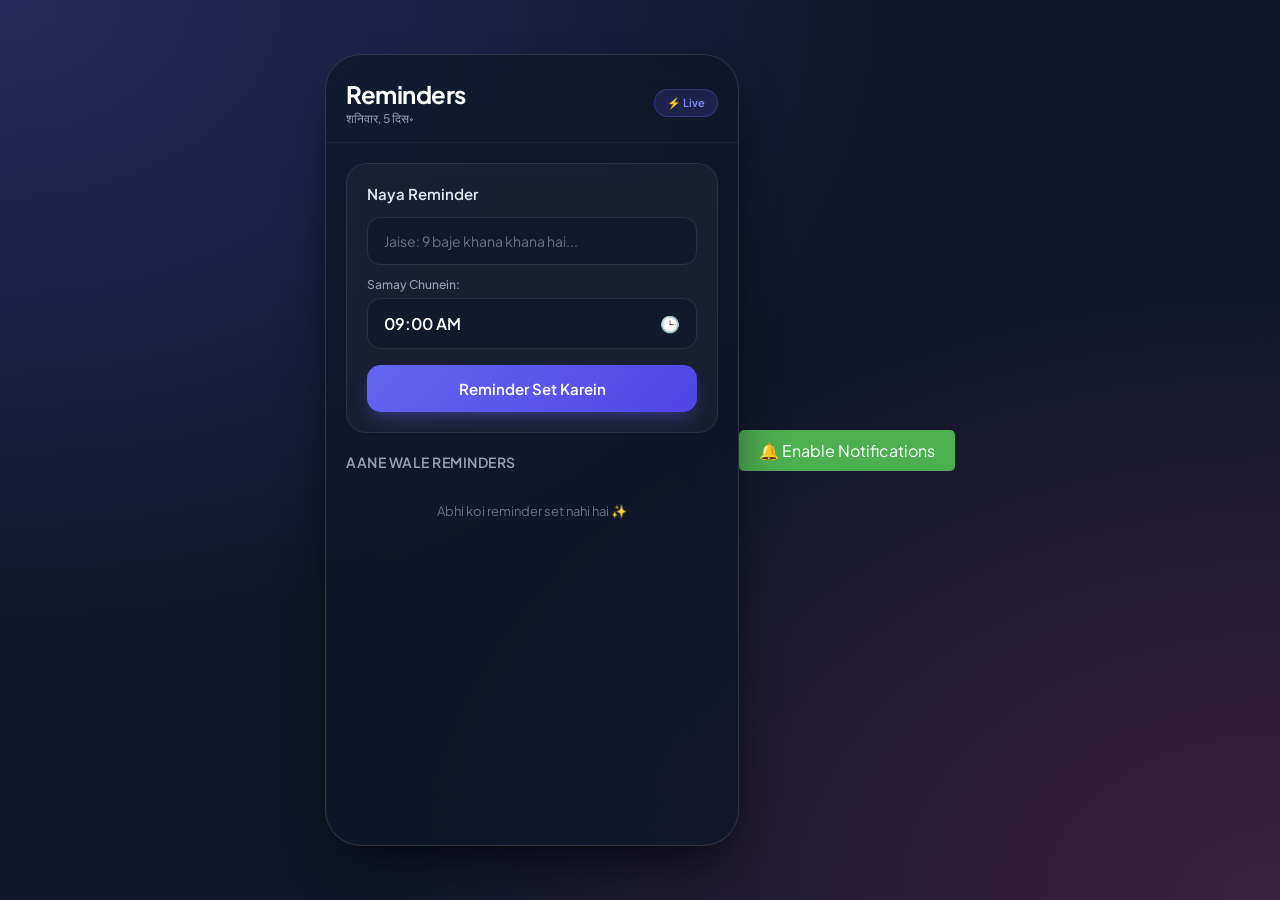
<file: www/index.html>
<!DOCTYPE html>
<html lang="hi">
<head>
    <meta charset="UTF-8">
    <meta name="viewport" content="width=device-width, initial-scale=1.0, maximum-scale=1.0, user-scalable=no">
    <title>Smart Reminder App</title>
    <link rel="stylesheet" href="style.css">
    <link href="https://fonts.googleapis.com/css2?family=Plus+Jakarta+Sans:wght@400;500;600;700&display=swap" rel="stylesheet">
</head>
<body>

    <div class="app-container">
        <!-- App Header -->
        <div class="app-header">
            <div class="header-content">
                <h1>Reminders</h1>
                <p id="current-date">Aaj ka Din</p>
            </div>
            <div class="app-badge">⚡ Live</div>
        </div>

        <!-- App Body -->
        <div class="app-body">
            <!-- Add Reminder Card -->
            <div class="glass-card input-section">
                <h2>Naya Reminder</h2>
                <div class="input-wrap">
                    <input type="text" id="taskName" placeholder="Jaise: 9 baje khana khana hai..." autocomplete="off">
                </div>
                
                <!-- Custom Time Picker Trigger Button -->
                <div class="time-picker-wrap">
                    <label>Samay Chunein:</label>
                    <div id="timeDisplayBtn" class="time-display-box" onclick="openTimePicker()">
                        <span id="selectedTimeString">09:00 AM</span>
                        <span class="clock-icon">🕒</span>
                    </div>
                </div>

                <button id="setBtn" onclick="addReminder()">Reminder Set Karein</button>
            </div>

            <!-- Active Reminders Section -->
            <div class="reminders-section">
                <h3>Aane Wale Reminders</h3>
                <div id="reminderList"></div>
            </div>
        </div>
    </div>

    <!-- Custom Clock Modal (Popup) -->
    <div id="clockModal" class="modal-overlay">
        <div class="clock-modal-content">
            <h3>Samay Set Karein</h3>
            
            <div class="time-selectors">
                <!-- Hours Column -->
                <div class="scroll-column" id="hourColumn">
                    <!-- JS se hours aayenge -->
                </div>
                <span class="time-colon">:</span>
                <!-- Minutes Column -->
                <div class="scroll-column" id="minuteColumn">
                    <!-- JS se minutes aayenge -->
                </div>
                <!-- AM/PM Column -->
                <div class="scroll-column ampm-col" id="ampmColumn">
                    <div class="time-option selected" onclick="setAmPm('AM')">AM</div>
                    <div class="time-option" onclick="setAmPm('PM')">PM</div>
                </div>
            </div>

            <div class="modal-actions">
                <button class="modal-btn cancel" onclick="closeTimePicker()">Radd Karein</button>
                <button class="modal-btn confirm" onclick="confirmTime()">Tay Karein</button>
            </div>
        </div>
    </div>
<button onclick="requestAppPermission()" style="padding: 10px 20px; background: #4CAF50; color: white; border: none; border-radius: 5px; font-size: 16px; cursor: pointer;">
    🔔 Enable Notifications
</button>
    <script src="script.js"></script>
</body>
</html>
</file>
<file: www/style.css>
* {
    margin: 0;
    padding: 0;
    box-sizing: border-box;
    font-family: 'Plus Jakarta Sans', sans-serif;
    -webkit-tap-highlight-color: transparent;
}

body {
    background: #0f172a;
    background-image: 
        radial-gradient(at 0% 0%, rgba(99, 102, 241, 0.25) 0px, transparent 50%),
        radial-gradient(at 100% 100%, rgba(236, 72, 153, 0.2) 0px, transparent 50%);
    min-height: 100vh;
    display: flex;
    justify-content: center;
    align-items: center;
    color: #fff;
}

.app-container {
    width: 100%;
    max-width: 414px;
    height: 100vh;
    max-height: 896px;
    background: rgba(15, 23, 42, 0.75);
    backdrop-filter: blur(25px);
    -webkit-backdrop-filter: blur(25px);
    display: flex;
    flex-direction: column;
    overflow: hidden;
    box-shadow: 0 25px 50px -12px rgba(0, 0, 0, 0.7);
    border-left: 1px solid rgba(255, 255, 255, 0.08);
    border-right: 1px solid rgba(255, 255, 255, 0.08);
}

@media (min-width: 480px) {
    .app-container {
        height: 88vh;
        border-radius: 36px;
        border: 1px solid rgba(255, 255, 255, 0.12);
    }
}

.app-header {
    padding: 24px 20px 16px 20px;
    display: flex;
    justify-content: space-between;
    align-items: center;
    border-bottom: 1px solid rgba(255, 255, 255, 0.06);
}

.header-content h1 {
    font-size: 24px;
    font-weight: 700;
    letter-spacing: -0.5px;
}

.header-content p {
    font-size: 12px;
    color: #94a3b8;
    margin-top: 2px;
}

.app-badge {
    background: rgba(99, 102, 241, 0.15);
    border: 1px solid rgba(99, 102, 241, 0.3);
    padding: 6px 12px;
    border-radius: 20px;
    font-size: 11px;
    font-weight: 600;
    color: #818cf8;
}

.app-body {
    flex: 1;
    overflow-y: auto;
    padding: 20px;
    display: flex;
    flex-direction: column;
    gap: 20px;
}

.app-body::-webkit-scrollbar {
    width: 0px;
}

.glass-card {
    background: rgba(255, 255, 255, 0.04);
    border: 1px solid rgba(255, 255, 255, 0.08);
    border-radius: 20px;
    padding: 20px;
    backdrop-filter: blur(10px);
}

.input-section h2 {
    font-size: 15px;
    font-weight: 600;
    margin-bottom: 14px;
    color: #e2e8f0;
}

.input-wrap input {
    width: 100%;
    background: rgba(15, 23, 42, 0.6);
    border: 1px solid rgba(255, 255, 255, 0.1);
    padding: 14px 16px;
    border-radius: 14px;
    color: #fff;
    font-size: 14px;
    outline: none;
    transition: all 0.3s;
}

.input-wrap input:focus {
    border-color: #6366f1;
    background: rgba(15, 23, 42, 0.9);
    box-shadow: 0 0 0 3px rgba(99, 102, 241, 0.15);
}

.input-wrap input::placeholder {
    color: #64748b;
}

.time-picker-wrap {
    margin-top: 12px;
    display: flex;
    flex-direction: column;
    gap: 6px;
}

.time-picker-wrap label {
    font-size: 12px;
    color: #94a3b8;
    font-weight: 500;
}

/* Custom Time Display Box */
.time-display-box {
    background: rgba(15, 23, 42, 0.6);
    border: 1px solid rgba(255, 255, 255, 0.1);
    padding: 14px 16px;
    border-radius: 14px;
    color: #fff;
    font-size: 16px;
    font-weight: 600;
    display: flex;
    justify-content: space-between;
    align-items: center;
    cursor: pointer;
    transition: all 0.3s;
}

.time-display-box:hover {
    border-color: #6366f1;
    background: rgba(15, 23, 42, 0.9);
}

#setBtn {
    width: 100%;
    margin-top: 16px;
    background: linear-gradient(135deg, #6366f1, #4f46e5);
    color: white;
    border: none;
    padding: 14px;
    border-radius: 14px;
    font-size: 15px;
    font-weight: 600;
    cursor: pointer;
    box-shadow: 0 8px 20px -6px rgba(99, 102, 241, 0.5);
    transition: all 0.2s ease;
}

#setBtn:active {
    transform: scale(0.97);
}

.reminders-section h3 {
    font-size: 14px;
    font-weight: 600;
    color: #94a3b8;
    margin-bottom: 12px;
    text-transform: uppercase;
    letter-spacing: 0.5px;
}

#reminderList {
    display: flex;
    flex-direction: column;
    gap: 10px;
}

.reminder-card-item {
    background: rgba(255, 255, 255, 0.05);
    border: 1px solid rgba(255, 255, 255, 0.07);
    padding: 14px 16px;
    border-radius: 16px;
    display: flex;
    justify-content: space-between;
    align-items: center;
}

.reminder-info .task-title {
    font-size: 14px;
    font-weight: 600;
    color: #f8fafc;
}

.reminder-info .task-time-badge {
    display: inline-block;
    margin-top: 4px;
    font-size: 11px;
    background: rgba(255, 255, 255, 0.08);
    padding: 2px 8px;
    border-radius: 6px;
    color: #cbd5e1;
    font-weight: 500;
}

.delete-btn {
    background: rgba(239, 68, 68, 0.15);
    border: 1px solid rgba(239, 68, 68, 0.3);
    color: #f87171;
    width: 34px;
    height: 34px;
    border-radius: 10px;
    display: flex;
    align-items: center;
    justify-content: center;
    cursor: pointer;
    font-size: 14px;
}

.empty-state {
    text-align: center;
    color: #64748b;
    font-size: 13px;
    padding: 20px;
}

/* Custom Clock Modal Design */
.modal-overlay {
    position: fixed;
    top: 0;
    left: 0;
    width: 100%;
    height: 100%;
    background: rgba(0, 0, 0, 0.6);
    backdrop-filter: blur(8px);
    display: flex;
    justify-content: center;
    align-items: center;
    opacity: 0;
    pointer-events: none;
    transition: opacity 0.3s ease;
    z-index: 1000;
}

.modal-overlay.active {
    opacity: 1;
    pointer-events: auto;
}

.clock-modal-content {
    background: #1e293b;
    border: 1px solid rgba(255, 255, 255, 0.1);
    width: 90%;
    max-width: 320px;
    padding: 24px;
    border-radius: 24px;
    box-shadow: 0 20px 40px rgba(0,0,0,0.5);
    transform: scale(0.9);
    transition: transform 0.3s ease;
}

.modal-overlay.active .clock-modal-content {
    transform: scale(1);
}

.clock-modal-content h3 {
    font-size: 16px;
    font-weight: 600;
    text-align: center;
    margin-bottom: 20px;
    color: #f8fafc;
}

.time-selectors {
    display: flex;
    justify-content: center;
    align-items: center;
    gap: 10px;
    margin-bottom: 24px;
}

.scroll-column {
    height: 140px;
    width: 65px;
    background: rgba(15, 23, 42, 0.6);
    border: 1px solid rgba(255, 255, 255, 0.08);
    border-radius: 14px;
    overflow-y: auto;
    scroll-snap-type: y mandatory;
    display: flex;
    flex-direction: column;
    align-items: center;
}

.scroll-column::-webkit-scrollbar {
    width: 0px;
}

.time-option {
    padding: 10px 0;
    width: 100%;
    text-align: center;
    font-size: 16px;
    font-weight: 600;
    color: #64748b;
    cursor: pointer;
    scroll-snap-align: center;
    transition: color 0.2s;
}

.time-option.selected {
    color: #6366f1;
    background: rgba(99, 102, 241, 0.1);
}

.time-colon {
    font-size: 20px;
    font-weight: bold;
    color: #cbd5e1;
}

.modal-actions {
    display: flex;
    gap: 10px;
}

.modal-btn {
    flex: 1;
    padding: 12px;
    border-radius: 12px;
    font-size: 14px;
    font-weight: 600;
    cursor: pointer;
    border: none;
}

.modal-btn.cancel {
    background: rgba(255, 255, 255, 0.06);
    color: #94a3b8;
}

.modal-btn.confirm {
    background: #6366f1;
    color: white;
}
</file>
